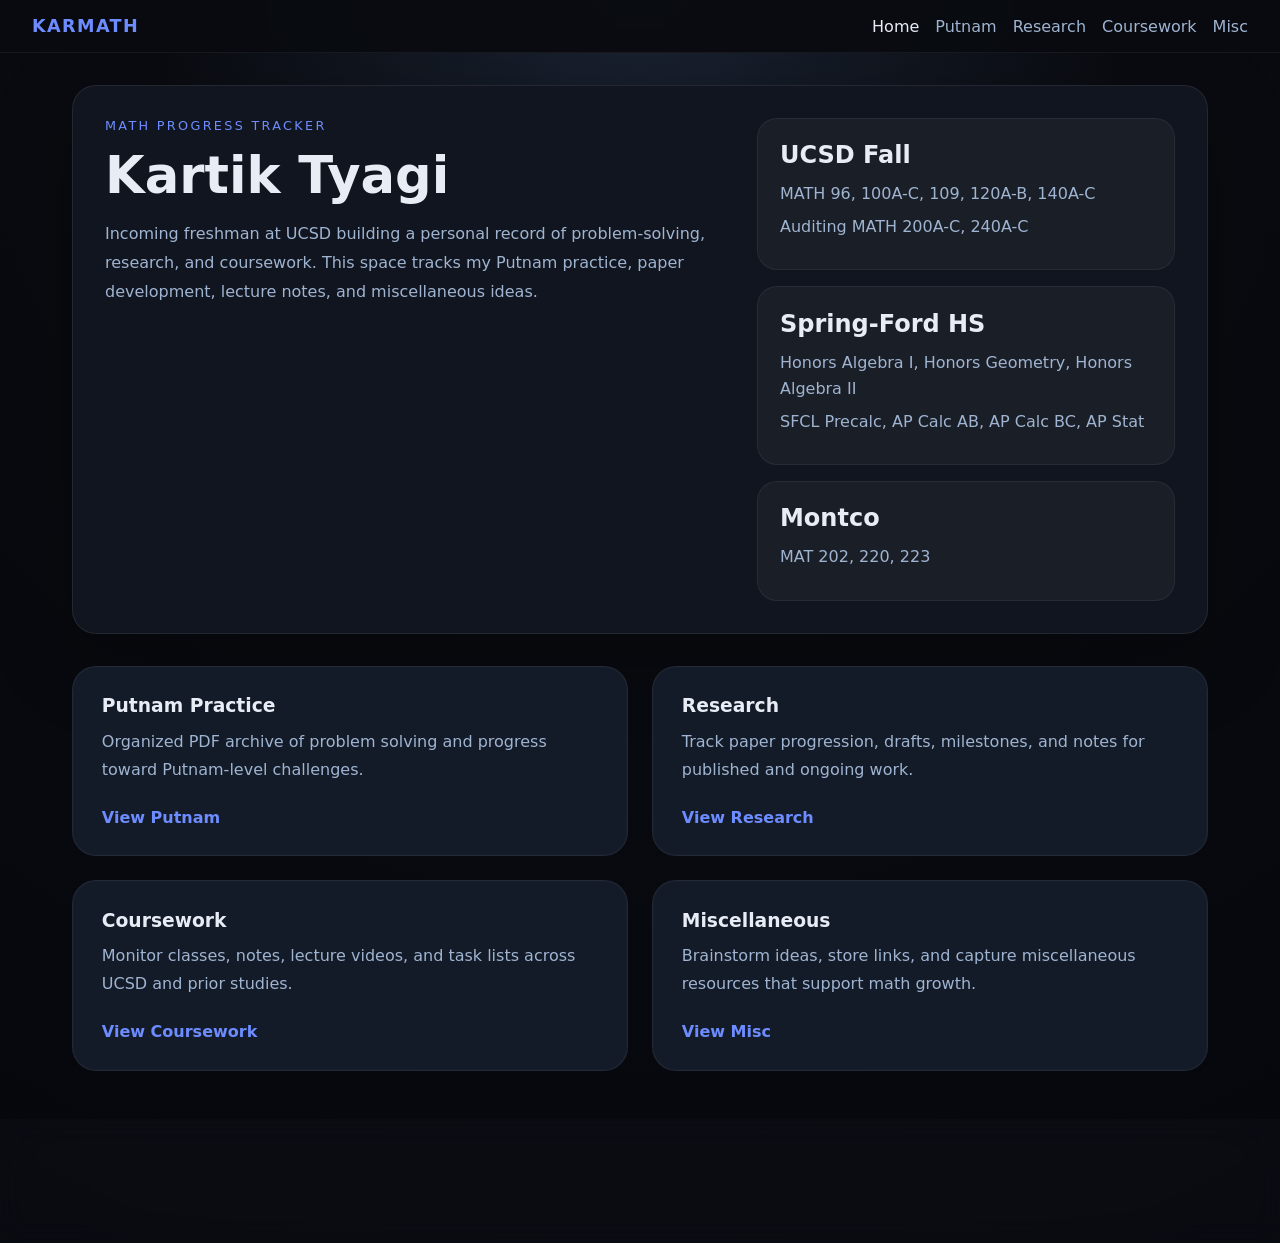
<file: index.html>
<!DOCTYPE html>
<html lang="en">
<head>
  <meta charset="UTF-8" />
  <meta name="viewport" content="width=device-width, initial-scale=1.0" />
  <title>KarMath | Kartik Tyagi</title>
  <link rel="icon" type="image/x-icon" href="/favicon.png">
  <link rel="stylesheet" href="style.css" />
</head>
<body>
  <header class="topbar">
    <a href="index.html" class="brand">KarMath</a>
    <button class="menu-toggle" id="menuToggle" aria-label="Toggle navigation">
      <span></span><span></span><span></span>
    </button>
    <nav class="nav-wrap" id="mainNav">
      <a href="index.html" class="nav-link active">Home</a>
      <a href="putnam.html" class="nav-link">Putnam</a>
      <a href="research.html" class="nav-link">Research</a>
      <a href="coursework.html" class="nav-link">Coursework</a>
      <a href="misc.html" class="nav-link">Misc</a>
    </nav>
  </header>

  <main class="page-content">
    <section class="hero-card">
      <div class="hero-text">
        <p class="eyebrow">Math Progress Tracker</p>
        <h1>Kartik Tyagi</h1>
        <p class="hero-description">
          Incoming freshman at UCSD building a personal record of problem-solving, research, and coursework.
          This space tracks my Putnam practice, paper development, lecture notes, and miscellaneous ideas.
        </p>
      </div>
      <div class="hero-summary">
        <div class="summary-block">
          <h2>UCSD Fall</h2>
          <p>MATH 96, 100A-C, 109, 120A-B, 140A-C</p>
          <p>Auditing MATH 200A-C, 240A-C</p>
        </div>
        <div class="summary-block">
          <h2>Spring-Ford HS</h2>
          <p>Honors Algebra I, Honors Geometry, Honors Algebra II</p>
          <p>SFCL Precalc, AP Calc AB, AP Calc BC, AP Stat</p>
        </div>
        <div class="summary-block">
          <h2>Montco</h2>
          <p>MAT 202, 220, 223</p>
        </div>
      </div>
    </section>

    <section class="cards-grid">
      <article class="info-card">
        <h3>Putnam Practice</h3>
        <p>Organized PDF archive of problem solving and progress toward Putnam-level challenges.</p>
        <a href="putnam.html" class="card-link">View Putnam</a>
      </article>
      <article class="info-card">
        <h3>Research</h3>
        <p>Track paper progression, drafts, milestones, and notes for published and ongoing work.</p>
        <a href="research.html" class="card-link">View Research</a>
      </article>
      <article class="info-card">
        <h3>Coursework</h3>
        <p>Monitor classes, notes, lecture videos, and task lists across UCSD and prior studies.</p>
        <a href="coursework.html" class="card-link">View Coursework</a>
      </article>
      <article class="info-card">
        <h3>Miscellaneous</h3>
        <p>Brainstorm ideas, store links, and capture miscellaneous resources that support math growth.</p>
        <a href="misc.html" class="card-link">View Misc</a>
      </article>
    </section>
  </main>

  <footer class="site-footer">
    <p>© 2026 Kartik Tyagi · tyagikartik2080@gmail.com</p>
  </footer>

  <script src="script.js"></script>
</body>
</html>
</file>
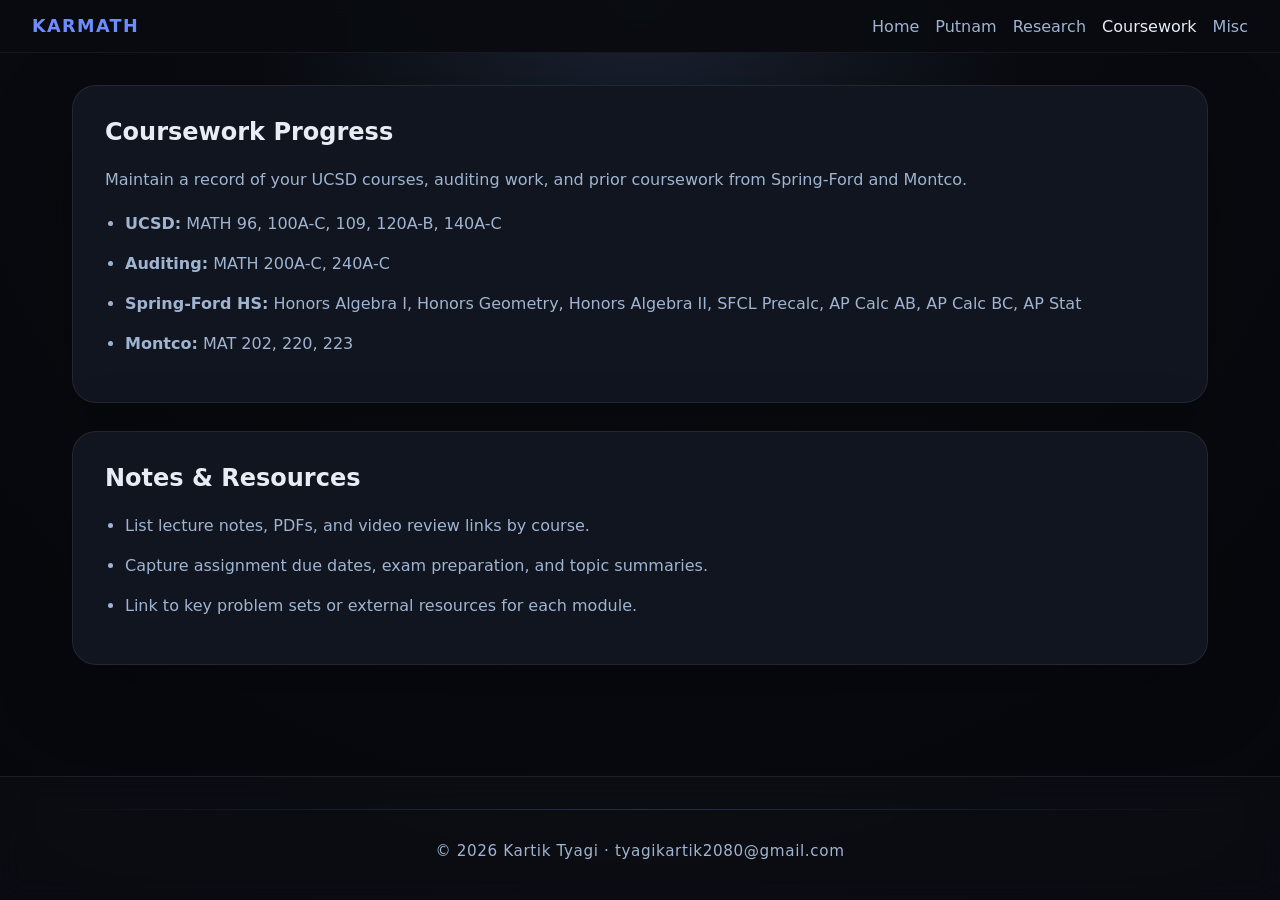
<file: coursework.html>
<!DOCTYPE html>
<html lang="en">
<head>
  <meta charset="UTF-8" />
  <meta name="viewport" content="width=device-width, initial-scale=1.0" />
  <title>KarMath | Coursework</title>
  <link rel="stylesheet" href="style.css" />
</head>
<body>
  <header class="topbar">
    <a href="index.html" class="brand">KarMath</a>
    <button class="menu-toggle" id="menuToggle" aria-label="Toggle navigation">
      <span></span><span></span><span></span>
    </button>
    <nav class="nav-wrap" id="mainNav">
      <a href="index.html" class="nav-link">Home</a>
      <a href="putnam.html" class="nav-link">Putnam</a>
      <a href="research.html" class="nav-link">Research</a>
      <a href="coursework.html" class="nav-link active">Coursework</a>
      <a href="misc.html" class="nav-link">Misc</a>
    </nav>
  </header>

  <main class="page-content">
    <section class="content-panel">
      <h2>Coursework Progress</h2>
      <p>Maintain a record of your UCSD courses, auditing work, and prior coursework from Spring-Ford and Montco.</p>
      <ul>
        <li><strong>UCSD:</strong> MATH 96, 100A-C, 109, 120A-B, 140A-C</li>
        <li><strong>Auditing:</strong> MATH 200A-C, 240A-C</li>
        <li><strong>Spring-Ford HS:</strong> Honors Algebra I, Honors Geometry, Honors Algebra II, SFCL Precalc, AP Calc AB, AP Calc BC, AP Stat</li>
        <li><strong>Montco:</strong> MAT 202, 220, 223</li>
      </ul>
    </section>

    <section class="content-panel">
      <h2>Notes & Resources</h2>
      <ul>
        <li>List lecture notes, PDFs, and video review links by course.</li>
        <li>Capture assignment due dates, exam preparation, and topic summaries.</li>
        <li>Link to key problem sets or external resources for each module.</li>
      </ul>
    </section>
  </main>

  <footer class="site-footer">
    <p>© 2026 Kartik Tyagi · tyagikartik2080@gmail.com</p>
  </footer>

  <script src="script.js"></script>
</body>
</html>
</file>
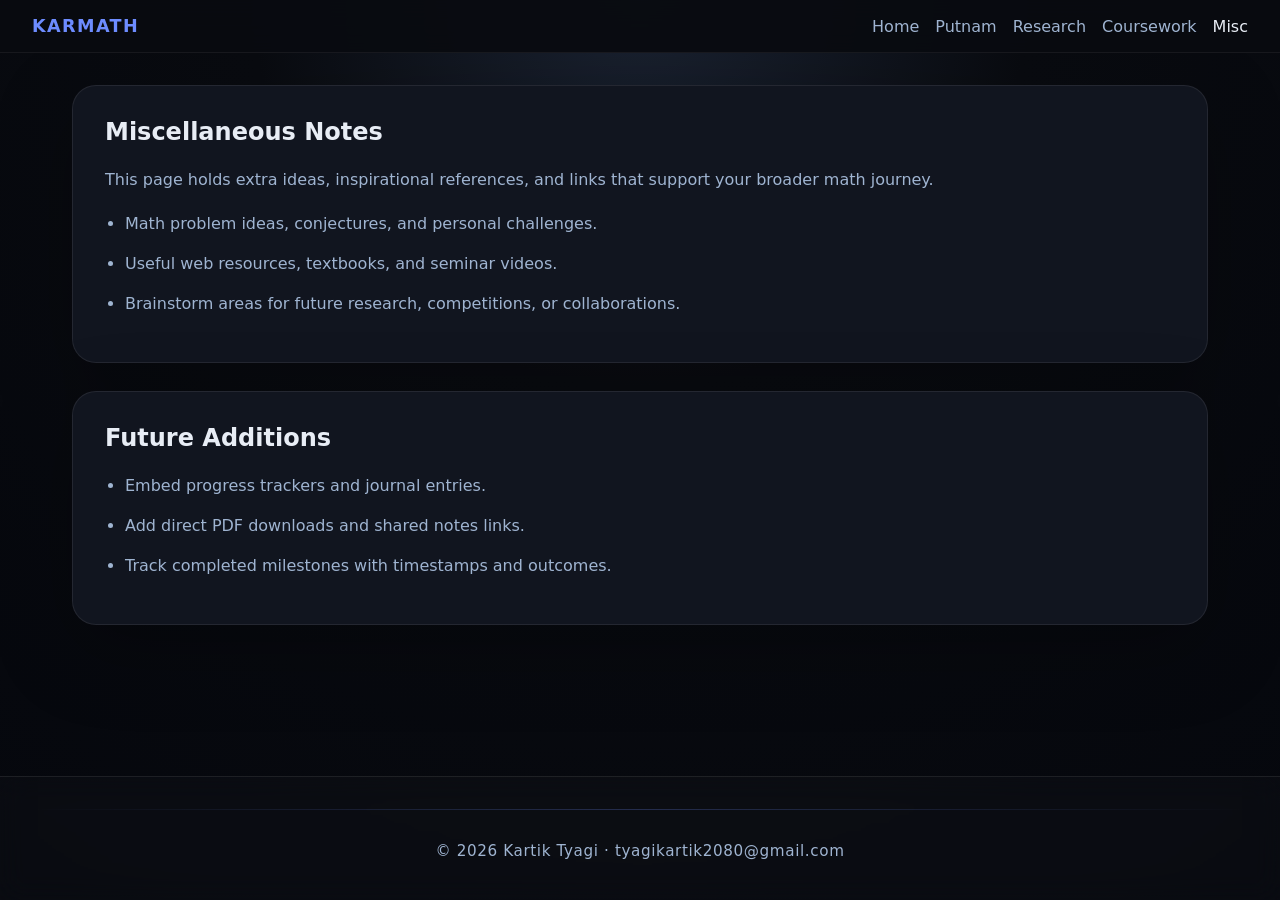
<file: misc.html>
<!DOCTYPE html>
<html lang="en">
<head>
  <meta charset="UTF-8" />
  <meta name="viewport" content="width=device-width, initial-scale=1.0" />
  <title>KarMath | Miscellaneous</title>
  <link rel="stylesheet" href="style.css" />
</head>
<body>
  <header class="topbar">
    <a href="index.html" class="brand">KarMath</a>
    <button class="menu-toggle" id="menuToggle" aria-label="Toggle navigation">
      <span></span><span></span><span></span>
    </button>
    <nav class="nav-wrap" id="mainNav">
      <a href="index.html" class="nav-link">Home</a>
      <a href="putnam.html" class="nav-link">Putnam</a>
      <a href="research.html" class="nav-link">Research</a>
      <a href="coursework.html" class="nav-link">Coursework</a>
      <a href="misc.html" class="nav-link active">Misc</a>
    </nav>
  </header>

  <main class="page-content">
    <section class="content-panel">
      <h2>Miscellaneous Notes</h2>
      <p>This page holds extra ideas, inspirational references, and links that support your broader math journey.</p>
      <ul>
        <li>Math problem ideas, conjectures, and personal challenges.</li>
        <li>Useful web resources, textbooks, and seminar videos.</li>
        <li>Brainstorm areas for future research, competitions, or collaborations.</li>
      </ul>
    </section>

    <section class="content-panel">
      <h2>Future Additions</h2>
      <ul>
        <li>Embed progress trackers and journal entries.</li>
        <li>Add direct PDF downloads and shared notes links.</li>
        <li>Track completed milestones with timestamps and outcomes.</li>
      </ul>
    </section>
  </main>

  <footer class="site-footer">
    <p>© 2026 Kartik Tyagi · tyagikartik2080@gmail.com</p>
  </footer>

  <script src="script.js"></script>
</body>
</html>
</file>
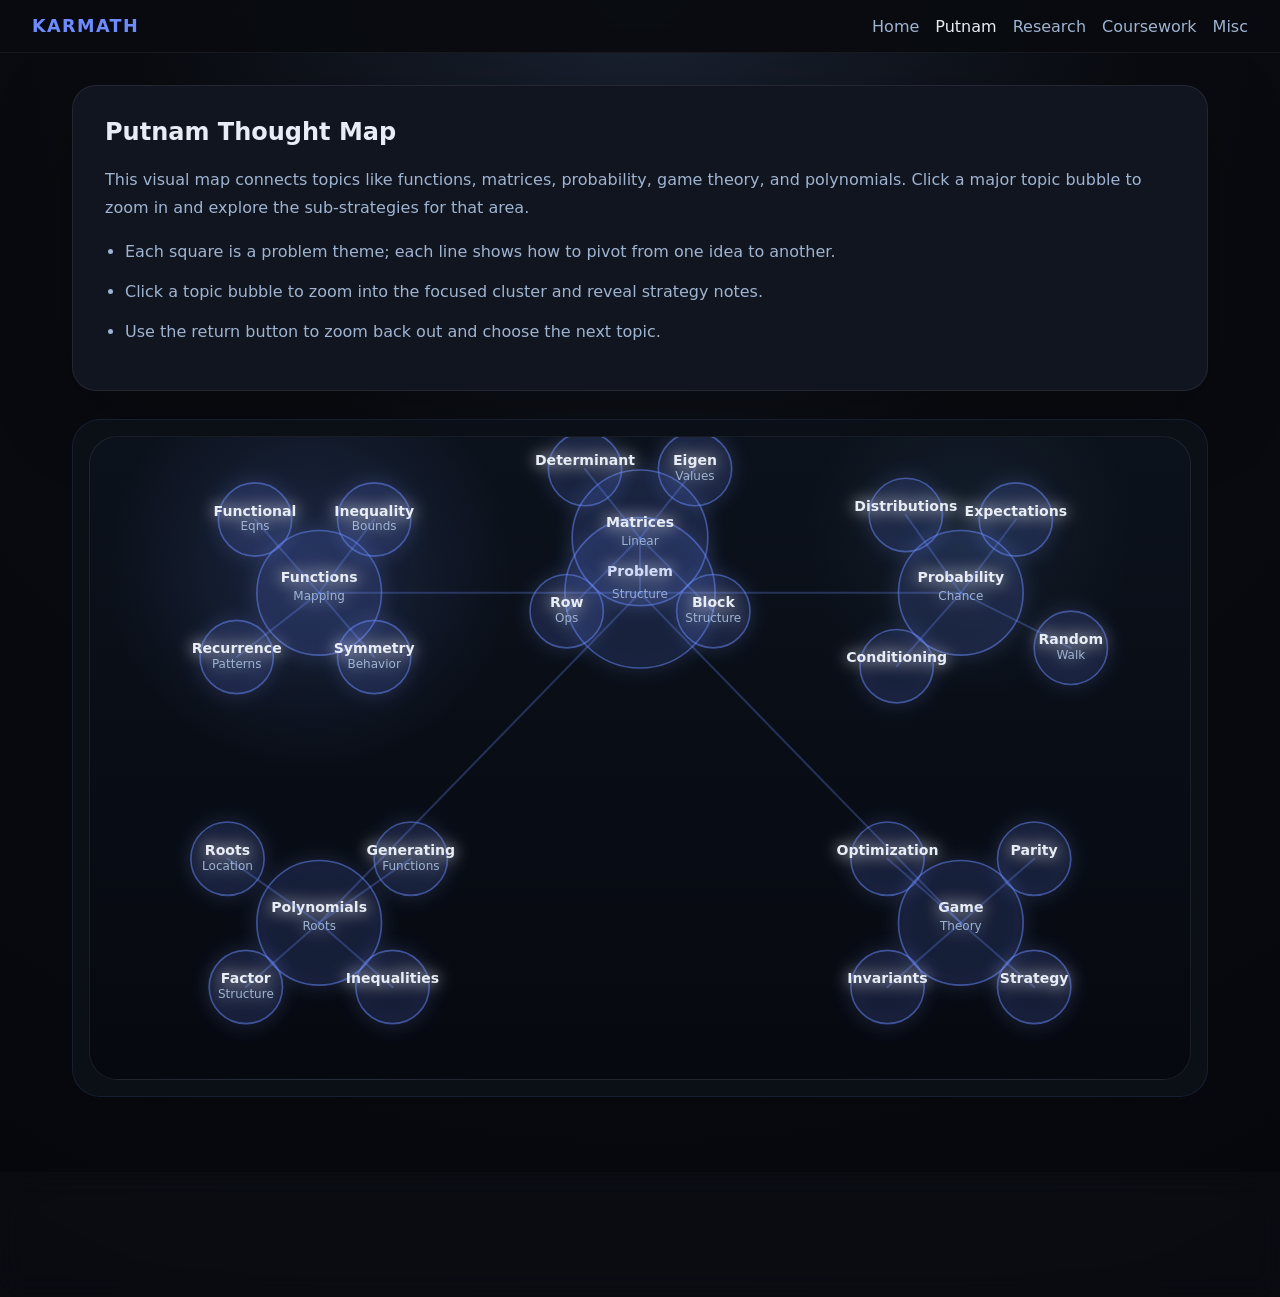
<file: putnam-map.html>
<!DOCTYPE html>
<html lang="en">
<head>
  <meta charset="UTF-8" />
  <meta name="viewport" content="width=device-width, initial-scale=1.0" />
  <title>KarMath | Putnam Thought Map</title>
  <link rel="stylesheet" href="style.css" />
</head>
<body>
  <header class="topbar">
    <a href="index.html" class="brand">KarMath</a>
    <button class="menu-toggle" id="menuToggle" aria-label="Toggle navigation">
      <span></span><span></span><span></span>
    </button>
    <nav class="nav-wrap" id="mainNav">
      <a href="index.html" class="nav-link">Home</a>
      <a href="putnam.html" class="nav-link">Putnam</a>
      <a href="research.html" class="nav-link">Research</a>
      <a href="coursework.html" class="nav-link">Coursework</a>
      <a href="misc.html" class="nav-link">Misc</a>
    </nav>
  </header>

  <main class="page-content">
    <section class="content-panel">
      <h2>Putnam Thought Map</h2>
      <p>This visual map connects topics like functions, matrices, probability, game theory, and polynomials. Click a major topic bubble to zoom in and explore the sub-strategies for that area.</p>
      <ul>
        <li>Each square is a problem theme; each line shows how to pivot from one idea to another.</li>
        <li>Click a topic bubble to zoom into the focused cluster and reveal strategy notes.</li>
        <li>Use the return button to zoom back out and choose the next topic.</li>
      </ul>
    </section>

    <section class="thought-map-container">
      <div class="map-shell">
        <svg class="thought-map" viewBox="0 0 1200 700" preserveAspectRatio="xMidYMid meet" aria-label="Putnam thought map">
          <defs>
            <filter id="glow" x="-25%" y="-25%" width="150%" height="150%">
              <feGaussianBlur stdDeviation="8" result="coloredBlur" />
              <feMerge>
                <feMergeNode in="coloredBlur" />
                <feMergeNode in="SourceGraphic" />
              </feMerge>
            </feMerge>
          </defs>

          <!-- Central problem hub -->
          <line class="link" x1="600" y1="170" x2="250" y2="170" />
          <line class="link" x1="600" y1="170" x2="600" y2="110" />
          <line class="link" x1="600" y1="170" x2="950" y2="170" />
          <line class="link" x1="600" y1="170" x2="250" y2="530" />
          <line class="link" x1="600" y1="170" x2="950" y2="530" />

          <g class="node" filter="url(#glow)">
            <circle class="node-circle" cx="600" cy="170" r="82" />
            <text class="node-text" x="600" y="152" text-anchor="middle">Problem</text>
            <text class="node-label" x="600" y="176" text-anchor="middle">Structure</text>
          </g>

          <!-- Functions -->
          <g class="node topic-node" data-topic="functions" data-cx="250" data-cy="170" filter="url(#glow)">
            <circle class="node-circle" cx="250" cy="170" r="68" />
            <text class="node-text" x="250" y="158" text-anchor="middle">Functions</text>
            <text class="node-label" x="250" y="178" text-anchor="middle">Mapping</text>
          </g>
          <line class="link" x1="250" y1="170" x2="180" y2="90" />
          <line class="link" x1="250" y1="170" x2="160" y2="240" />
          <line class="link" x1="250" y1="170" x2="310" y2="90" />
          <line class="link" x1="250" y1="170" x2="310" y2="240" />
          <g class="node" filter="url(#glow)">
            <circle class="node-circle" cx="180" cy="90" r="40" />
            <text class="node-text" x="180" y="86" text-anchor="middle">Functional</text>
            <text class="node-label" x="180" y="102" text-anchor="middle">Eqns</text>
          </g>
          <g class="node" filter="url(#glow)">
            <circle class="node-circle" cx="160" cy="240" r="40" />
            <text class="node-text" x="160" y="236" text-anchor="middle">Recurrence</text>
            <text class="node-label" x="160" y="252" text-anchor="middle">Patterns</text>
          </g>
          <g class="node" filter="url(#glow)">
            <circle class="node-circle" cx="310" cy="90" r="40" />
            <text class="node-text" x="310" y="86" text-anchor="middle">Inequality</text>
            <text class="node-label" x="310" y="102" text-anchor="middle">Bounds</text>
          </g>
          <g class="node" filter="url(#glow)">
            <circle class="node-circle" cx="310" cy="240" r="40" />
            <text class="node-text" x="310" y="236" text-anchor="middle">Symmetry</text>
            <text class="node-label" x="310" y="252" text-anchor="middle">Behavior</text>
          </g>

          <!-- Matrices -->
          <g class="node topic-node" data-topic="matrices" data-cx="600" data-cy="110" filter="url(#glow)">
            <circle class="node-circle" cx="600" cy="110" r="74" />
            <text class="node-text" x="600" y="98" text-anchor="middle">Matrices</text>
            <text class="node-label" x="600" y="118" text-anchor="middle">Linear</text>
          </g>
          <line class="link" x1="600" y1="110" x2="540" y2="35" />
          <line class="link" x1="600" y1="110" x2="660" y2="35" />
          <line class="link" x1="600" y1="110" x2="520" y2="190" />
          <line class="link" x1="600" y1="110" x2="680" y2="190" />
          <g class="node" filter="url(#glow)">
            <circle class="node-circle" cx="540" cy="35" r="40" />
            <text class="node-text" x="540" y="31" text-anchor="middle">Determinant</text>
          </g>
          <g class="node" filter="url(#glow)">
            <circle class="node-circle" cx="660" cy="35" r="40" />
            <text class="node-text" x="660" y="31" text-anchor="middle">Eigen</text>
            <text class="node-label" x="660" y="47" text-anchor="middle">Values</text>
          </g>
          <g class="node" filter="url(#glow)">
            <circle class="node-circle" cx="520" cy="190" r="40" />
            <text class="node-text" x="520" y="186" text-anchor="middle">Row</text>
            <text class="node-label" x="520" y="202" text-anchor="middle">Ops</text>
          </g>
          <g class="node" filter="url(#glow)">
            <circle class="node-circle" cx="680" cy="190" r="40" />
            <text class="node-text" x="680" y="186" text-anchor="middle">Block</text>
            <text class="node-label" x="680" y="202" text-anchor="middle">Structure</text>
          </g>

          <!-- Probability -->
          <g class="node topic-node" data-topic="probability" data-cx="950" data-cy="170" filter="url(#glow)">
            <circle class="node-circle" cx="950" cy="170" r="68" />
            <text class="node-text" x="950" y="158" text-anchor="middle">Probability</text>
            <text class="node-label" x="950" y="178" text-anchor="middle">Chance</text>
          </g>
          <line class="link" x1="950" y1="170" x2="1010" y2="90" />
          <line class="link" x1="950" y1="170" x2="1070" y2="230" />
          <line class="link" x1="950" y1="170" x2="880" y2="250" />
          <line class="link" x1="950" y1="170" x2="890" y2="85" />
          <g class="node" filter="url(#glow)">
            <circle class="node-circle" cx="1010" cy="90" r="40" />
            <text class="node-text" x="1010" y="86" text-anchor="middle">Expectations</text>
          </g>
          <g class="node" filter="url(#glow)">
            <circle class="node-circle" cx="1070" cy="230" r="40" />
            <text class="node-text" x="1070" y="226" text-anchor="middle">Random</text>
            <text class="node-label" x="1070" y="242" text-anchor="middle">Walk</text>
          </g>
          <g class="node" filter="url(#glow)">
            <circle class="node-circle" cx="880" cy="250" r="40" />
            <text class="node-text" x="880" y="246" text-anchor="middle">Conditioning</text>
          </g>
          <g class="node" filter="url(#glow)">
            <circle class="node-circle" cx="890" cy="85" r="40" />
            <text class="node-text" x="890" y="81" text-anchor="middle">Distributions</text>
          </g>

          <!-- Polynomials -->
          <g class="node topic-node" data-topic="polynomials" data-cx="250" data-cy="530" filter="url(#glow)">
            <circle class="node-circle" cx="250" cy="530" r="68" />
            <text class="node-text" x="250" y="518" text-anchor="middle">Polynomials</text>
            <text class="node-label" x="250" y="538" text-anchor="middle">Roots</text>
          </g>
          <line class="link" x1="250" y1="530" x2="170" y2="600" />
          <line class="link" x1="250" y1="530" x2="330" y2="600" />
          <line class="link" x1="250" y1="530" x2="150" y2="460" />
          <line class="link" x1="250" y1="530" x2="350" y2="460" />
          <g class="node" filter="url(#glow)">
            <circle class="node-circle" cx="170" cy="600" r="40" />
            <text class="node-text" x="170" y="596" text-anchor="middle">Factor</text>
            <text class="node-label" x="170" y="612" text-anchor="middle">Structure</text>
          </g>
          <g class="node" filter="url(#glow)">
            <circle class="node-circle" cx="330" cy="600" r="40" />
            <text class="node-text" x="330" y="596" text-anchor="middle">Inequalities</text>
          </g>
          <g class="node" filter="url(#glow)">
            <circle class="node-circle" cx="150" cy="460" r="40" />
            <text class="node-text" x="150" y="456" text-anchor="middle">Roots</text>
            <text class="node-label" x="150" y="472" text-anchor="middle">Location</text>
          </g>
          <g class="node" filter="url(#glow)">
            <circle class="node-circle" cx="350" cy="460" r="40" />
            <text class="node-text" x="350" y="456" text-anchor="middle">Generating</text>
            <text class="node-label" x="350" y="472" text-anchor="middle">Functions</text>
          </g>

          <!-- Game Theory -->
          <g class="node topic-node" data-topic="game-theory" data-cx="950" data-cy="530" filter="url(#glow)">
            <circle class="node-circle" cx="950" cy="530" r="68" />
            <text class="node-text" x="950" y="518" text-anchor="middle">Game</text>
            <text class="node-label" x="950" y="538" text-anchor="middle">Theory</text>
          </g>
          <line class="link" x1="950" y1="530" x2="1030" y2="600" />
          <line class="link" x1="950" y1="530" x2="870" y2="600" />
          <line class="link" x1="950" y1="530" x2="1030" y2="460" />
          <line class="link" x1="950" y1="530" x2="870" y2="460" />
          <g class="node" filter="url(#glow)">
            <circle class="node-circle" cx="1030" cy="600" r="40" />
            <text class="node-text" x="1030" y="596" text-anchor="middle">Strategy</text>
          </g>
          <g class="node" filter="url(#glow)">
            <circle class="node-circle" cx="870" cy="600" r="40" />
            <text class="node-text" x="870" y="596" text-anchor="middle">Invariants</text>
          </g>
          <g class="node" filter="url(#glow)">
            <circle class="node-circle" cx="1030" cy="460" r="40" />
            <text class="node-text" x="1030" y="456" text-anchor="middle">Parity</text>
          </g>
          <g class="node" filter="url(#glow)">
            <circle class="node-circle" cx="870" cy="460" r="40" />
            <text class="node-text" x="870" y="456" text-anchor="middle">Optimization</text>
          </g>
        </svg>
      </div>

      <div class="topic-detail" data-topic="functions">
        <div class="topic-detail-panel">
          <h3>Functions</h3>
          <p>Functions are often the gateway to advanced Putnam strategies: look for substitution, domain restriction, symmetry, and functional equations.</p>
          <ul>
            <li>Check if the problem suggests an additive or multiplicative identity.</li>
            <li>Search for invariants under argument transformation.</li>
            <li>Use substitution to reduce structure to polynomials or inequalities.</li>
          </ul>
          <a class="back-button" href="#" id="backFromFunctions">Return to main map</a>
        </div>
      </div>

      <div class="topic-detail" data-topic="matrices">
        <div class="topic-detail-panel">
          <h3>Matrices</h3>
          <p>Matrix-related problems often pivot through determinant identities, row operations, eigenvalues, and block decompositions.</p>
          <ul>
            <li>Use row reduction carefully and track determinant sign changes.</li>
            <li>Look for block structure that simplifies to smaller determinants.</li>
            <li>Apply eigenvalue or trace concepts when the matrix is symmetric or has a special form.</li>
          </ul>
          <a class="back-button" href="#" id="backFromMatrices">Return to main map</a>
        </div>
      </div>

      <div class="topic-detail" data-topic="probability">
        <div class="topic-detail-panel">
          <h3>Probability</h3>
          <p>Probability problems reward precise expectation calculations, conditioning, and random process intuition.</p>
          <ul>
            <li>Translate the problem into states and transitions when possible.</li>
            <li>Use linearity of expectation even if events are dependent.</li>
            <li>Consider coupling, symmetry, and standard distributions for bounds.</li>
          </ul>
          <a class="back-button" href="#" id="backFromProbability">Return to main map</a>
        </div>
      </div>

      <div class="topic-detail" data-topic="polynomials">
        <div class="topic-detail-panel">
          <h3>Polynomials</h3>
          <p>Polynomials appear in many Putnam settings through root placement, factorization, and generating function techniques.</p>
          <ul>
            <li>Look for behavior at large values and root constraints.</li>
            <li>Use polynomial inequalities and factorization to control sign.</li>
            <li>Apply generating functions to count coefficients or combinatorial quantities.</li>
          </ul>
          <a class="back-button" href="#" id="backFromPolynomials">Return to main map</a>
        </div>
      </div>

      <div class="topic-detail" data-topic="game-theory">
        <div class="topic-detail-panel">
          <h3>Game Theory</h3>
          <p>Game theory problems often reduce to invariants, strategic parity, and optimization of moves.</p>
          <ul>
            <li>Model the problem as alternating turns or state changes.</li>
            <li>Find invariant quantities that remain constant through moves.</li>
            <li>Optimize by working backward from terminal positions.</li>
          </ul>
          <a class="back-button" href="#" id="backFromGameTheory">Return to main map</a>
        </div>
      </div>
    </section>
  </main>

  <footer class="site-footer">
    <p>© 2026 Kartik Tyagi · tyagikartik2080@gmail.com</p>
  </footer>

  <script src="script.js"></script>
</body>
</html>
</file>
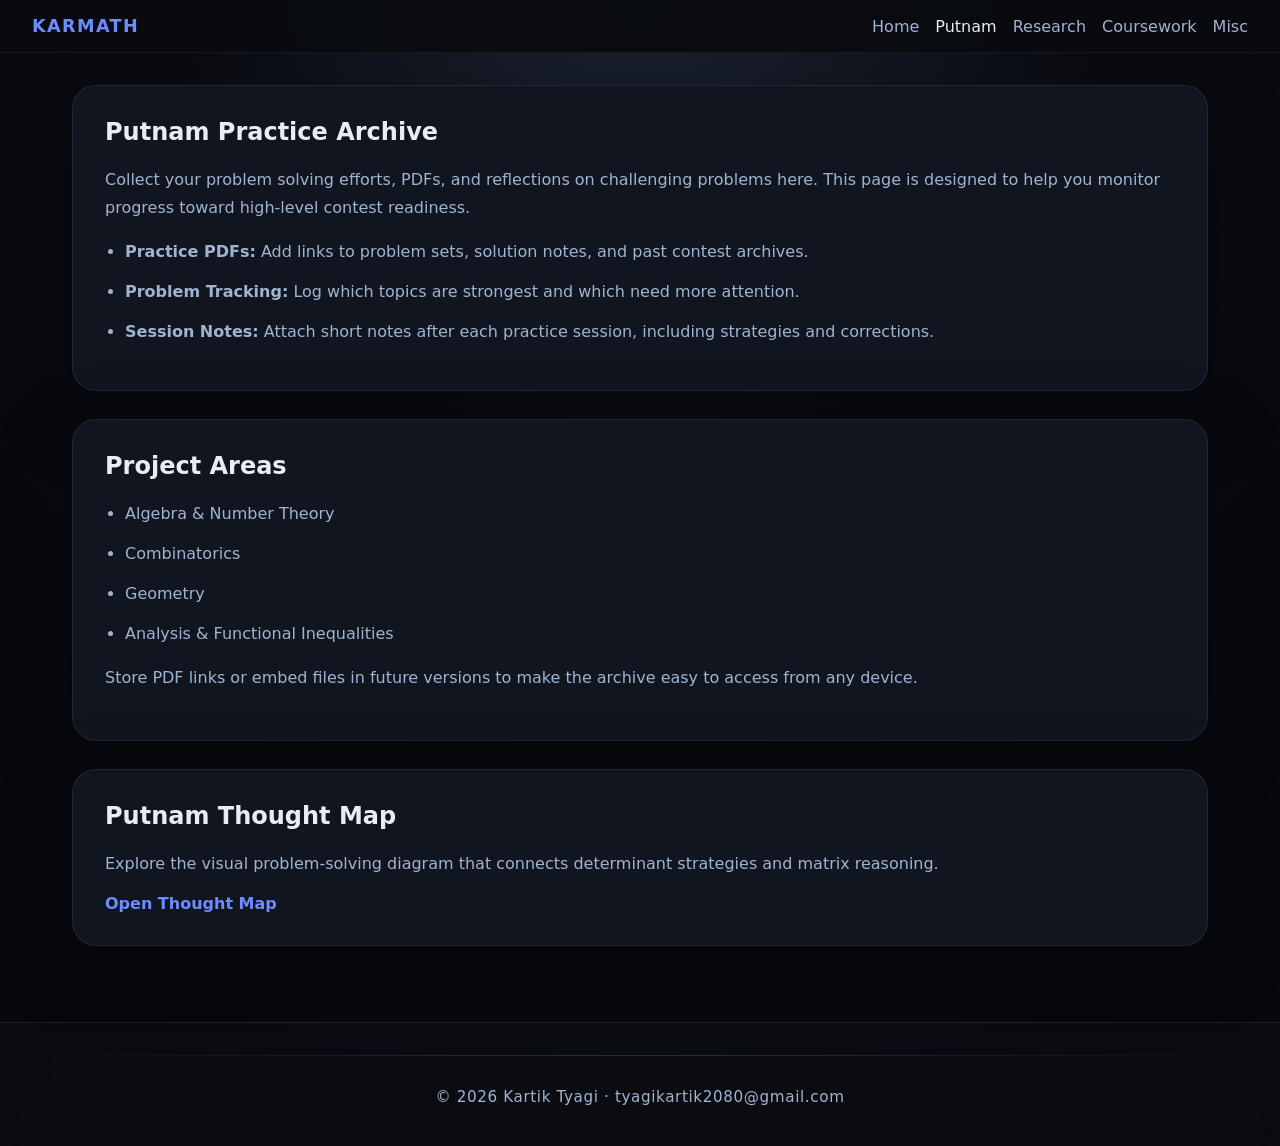
<file: putnam.html>
<!DOCTYPE html>
<html lang="en">
<head>
  <meta charset="UTF-8" />
  <meta name="viewport" content="width=device-width, initial-scale=1.0" />
  <title>KarMath | Putnam Practice</title>
  <link rel="stylesheet" href="style.css" />
</head>
<body>
  <header class="topbar">
    <a href="index.html" class="brand">KarMath</a>
    <button class="menu-toggle" id="menuToggle" aria-label="Toggle navigation">
      <span></span><span></span><span></span>
    </button>
    <nav class="nav-wrap" id="mainNav">
      <a href="index.html" class="nav-link">Home</a>
      <a href="putnam.html" class="nav-link active">Putnam</a>
      <a href="research.html" class="nav-link">Research</a>
      <a href="coursework.html" class="nav-link">Coursework</a>
      <a href="misc.html" class="nav-link">Misc</a>
    </nav>
  </header>

  <main class="page-content">
    <section class="content-panel">
      <h2>Putnam Practice Archive</h2>
      <p>Collect your problem solving efforts, PDFs, and reflections on challenging problems here. This page is designed to help you monitor progress toward high-level contest readiness.</p>
      <ul>
        <li><strong>Practice PDFs:</strong> Add links to problem sets, solution notes, and past contest archives.</li>
        <li><strong>Problem Tracking:</strong> Log which topics are strongest and which need more attention.</li>
        <li><strong>Session Notes:</strong> Attach short notes after each practice session, including strategies and corrections.</li>
      </ul>
    </section>

    <section class="content-panel">
      <h2>Project Areas</h2>
      <ul>
        <li>Algebra & Number Theory</li>
        <li>Combinatorics</li>
        <li>Geometry</li>
        <li>Analysis & Functional Inequalities</li>
      </ul>
      <p>Store PDF links or embed files in future versions to make the archive easy to access from any device.</p>
    </section>

    <section class="content-panel">
      <h2>Putnam Thought Map</h2>
      <p>Explore the visual problem-solving diagram that connects determinant strategies and matrix reasoning.</p>
      <a href="putnam-map.html" class="card-link">Open Thought Map</a>
    </section>
  </main>

  <footer class="site-footer">
    <p>© 2026 Kartik Tyagi · tyagikartik2080@gmail.com</p>
  </footer>

  <script src="script.js"></script>
</body>
</html>
</file>
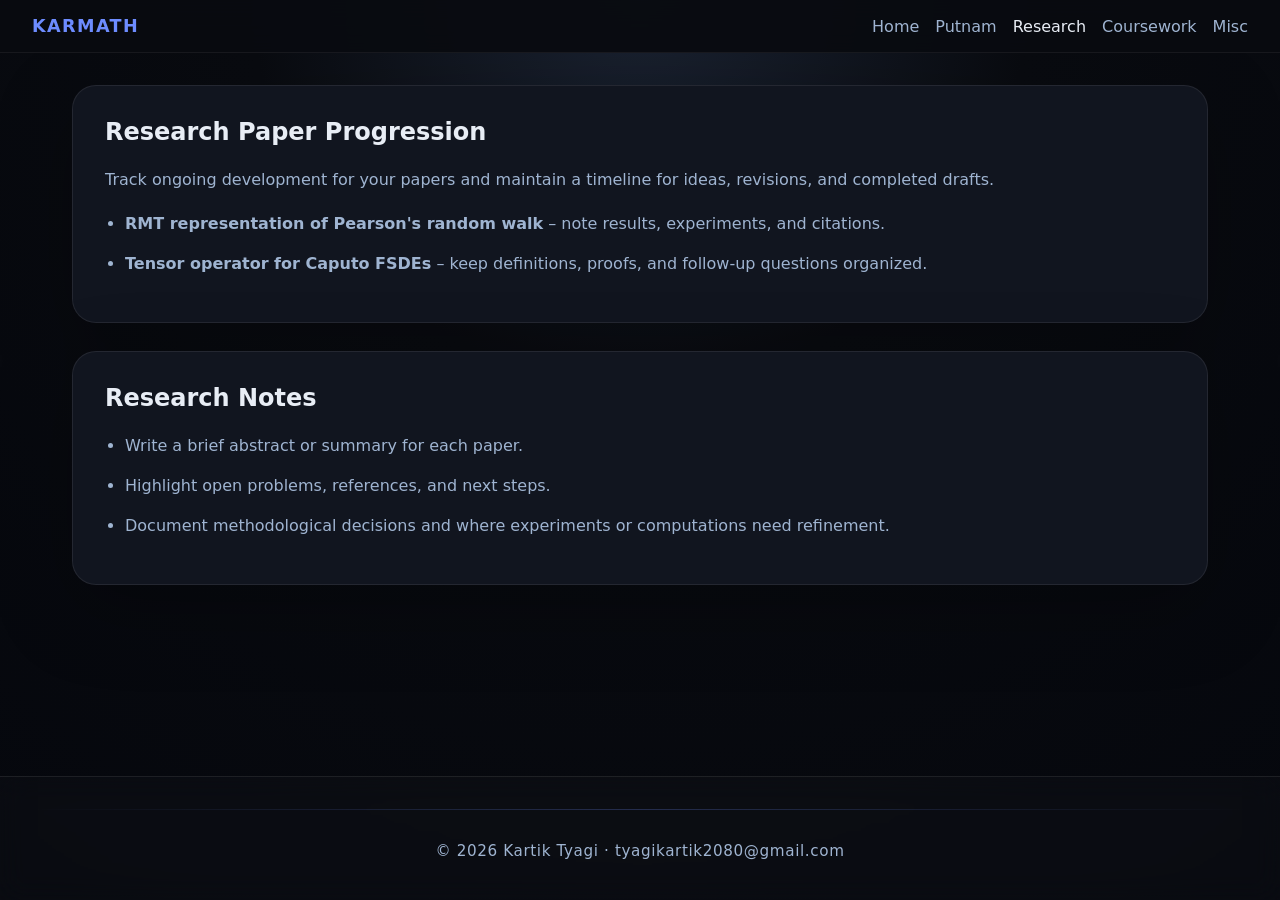
<file: research.html>
<!DOCTYPE html>
<html lang="en">
<head>
  <meta charset="UTF-8" />
  <meta name="viewport" content="width=device-width, initial-scale=1.0" />
  <title>KarMath | Research Progress</title>
  <link rel="stylesheet" href="style.css" />
</head>
<body>
  <header class="topbar">
    <a href="index.html" class="brand">KarMath</a>
    <button class="menu-toggle" id="menuToggle" aria-label="Toggle navigation">
      <span></span><span></span><span></span>
    </button>
    <nav class="nav-wrap" id="mainNav">
      <a href="index.html" class="nav-link">Home</a>
      <a href="putnam.html" class="nav-link">Putnam</a>
      <a href="research.html" class="nav-link active">Research</a>
      <a href="coursework.html" class="nav-link">Coursework</a>
      <a href="misc.html" class="nav-link">Misc</a>
    </nav>
  </header>

  <main class="page-content">
    <section class="content-panel">
      <h2>Research Paper Progression</h2>
      <p>Track ongoing development for your papers and maintain a timeline for ideas, revisions, and completed drafts.</p>
      <ul>
        <li><strong>RMT representation of Pearson's random walk</strong> – note results, experiments, and citations.</li>
        <li><strong>Tensor operator for Caputo FSDEs</strong> – keep definitions, proofs, and follow-up questions organized.</li>
      </ul>
    </section>

    <section class="content-panel">
      <h2>Research Notes</h2>
      <ul>
        <li>Write a brief abstract or summary for each paper.</li>
        <li>Highlight open problems, references, and next steps.</li>
        <li>Document methodological decisions and where experiments or computations need refinement.</li>
      </ul>
    </section>
  </main>

  <footer class="site-footer">
    <p>© 2026 Kartik Tyagi · tyagikartik2080@gmail.com</p>
  </footer>

  <script src="script.js"></script>
</body>
</html>
</file>
<file: style.css>
:root {
  color-scheme: dark;
  --bg: #090b10;
  --panel: #11151f;
  --panel-strong: #141b28;
  --text: #e8edf5;
  --subtext: #9fb4d1;
  --accent: #6d8cff;
  --accent-soft: rgba(109, 140, 255, 0.18);
  --border: rgba(255, 255, 255, 0.08);
  --shadow: 0 24px 80px rgba(0, 0, 0, 0.25);
}

* {
  box-sizing: border-box;
}

html, body {
  margin: 0;
  padding: 0;
  min-height: 100%;
  font-family: Inter, ui-sans-serif, system-ui, -apple-system, BlinkMacSystemFont, "Segoe UI", sans-serif;
  background: radial-gradient(circle at top, #1a2231 0%, #090b10 35%, #05070d 100%);
  color: var(--text);
}

body {
  display: flex;
  flex-direction: column;
  min-height: 100vh;
  position: relative;
  overflow-x: hidden;
}

body::before {
  content: "";
  position: fixed;
  inset: 0;
  pointer-events: none;
  background-image:
    linear-gradient(rgba(255, 255, 255, 0.04) 1px, transparent 1px),
    linear-gradient(90deg, rgba(255, 255, 255, 0.04) 1px, transparent 1px);
  background-size: 120px 120px;
  opacity: 0.14;
  z-index: 0;
  animation: gridDrift 24s linear infinite;
}

body::after {
  content: "";
  position: fixed;
  inset: 0;
  pointer-events: none;
  background-image: radial-gradient(circle, rgba(255, 255, 255, 0.06) 1px, transparent 1px);
  background-size: 16px 16px;
  opacity: 0.06;
  z-index: 0;
}

.topbar {
  width: 100%;
  display: flex;
  align-items: center;
  justify-content: space-between;
  padding: 1rem 2rem;
  position: sticky;
  top: 0;
  background: rgba(9, 11, 16, 0.94);
  backdrop-filter: blur(18px);
  border-bottom: 1px solid rgba(255, 255, 255, 0.06);
  z-index: 20;
}

.brand {
  display: inline-flex;
  font-size: 1.1rem;
  font-weight: 700;
  letter-spacing: 0.08em;
  text-transform: uppercase;
  color: var(--accent);
  text-decoration: none;
  transition: transform 0.2s ease, color 0.2s ease;
}

.brand:hover {
  color: #8fa7ff;
  transform: scale(1.03);
}

.nav-wrap {
  display: flex;
  gap: 1rem;
  align-items: center;
}

.nav-link {
  color: var(--subtext);
  text-decoration: none;
  transition: color 0.45s ease;
}

.nav-link:hover,
.nav-link.active {
  color: var(--text);
}

.menu-toggle {
  display: none;
  border: none;
  background: transparent;
  cursor: pointer;
  padding: 0.5rem;
}

.menu-toggle span {
  display: block;
  width: 22px;
  height: 2px;
  margin: 4px 0;
  background: var(--text);
  border-radius: 999px;
}

.page-content {
  flex: 1;
  padding: 2rem 2rem 3rem;
  max-width: 1200px;
  width: 100%;
  margin: 0 auto;
}

.hero-card {
  display: grid;
  grid-template-columns: 1.5fr 1fr;
  gap: 1.5rem;
  background: var(--panel);
  border: 1px solid var(--border);
  box-shadow: var(--shadow);
  border-radius: 24px;
  padding: 2rem;
  margin-bottom: 2rem;
}

.eyebrow {
  margin: 0 0 1rem;
  color: var(--accent);
  text-transform: uppercase;
  letter-spacing: 0.18em;
  font-size: 0.8rem;
}

.hero-card h1 {
  margin: 0;
  font-size: clamp(2rem, 4vw, 3.6rem);
  line-height: 1.02;
}

.hero-description {
  margin: 1.2rem 0 0;
  max-width: 56rem;
  color: var(--subtext);
  line-height: 1.8;
}

.hero-summary {
  display: grid;
  gap: 1rem;
}

.summary-block {
  background: rgba(255, 255, 255, 0.04);
  border: 1px solid rgba(255, 255, 255, 0.06);
  padding: 1.4rem;
  border-radius: 20px;
}

.summary-block h2 {
  margin: 0 0 0.75rem;
  color: var(--text);
}

.summary-block p {
  margin: 0.4rem 0;
  color: var(--subtext);
  line-height: 1.65;
}

.cards-grid {
  display: grid;
  gap: 1.5rem;
  grid-template-columns: repeat(2, minmax(0, 1fr));
}

.info-card {
  background: var(--panel-strong);
  border: 1px solid rgba(255, 255, 255, 0.06);
  border-radius: 24px;
  padding: 1.8rem;
  box-shadow: inset 0 0 0 1px rgba(255, 255, 255, 0.01);
}

.info-card h3 {
  margin: 0 0 0.7rem;
  color: var(--text);
}

.info-card p {
  margin: 0 0 1.5rem;
  color: var(--subtext);
  line-height: 1.75;
}

.card-link {
  display: inline-flex;
  align-items: center;
  color: var(--accent);
  text-decoration: none;
  font-weight: 600;
  transition: color 0.45s ease, text-shadow 0.45s ease;
}

.card-link:hover {
  color: #9fb9ff;
  text-shadow: 0 0 10px rgba(109, 140, 255, 0.18);
  text-decoration: underline;
}

.site-footer {
  padding: 2rem 2rem 2.5rem;
  display: flex;
  flex-wrap: wrap;
  justify-content: center;
  gap: 1rem;
  color: var(--subtext);
  border-top: 1px solid rgba(255, 255, 255, 0.08);
  background: rgba(255, 255, 255, 0.02);
  backdrop-filter: blur(14px);
}

.site-footer p {
  margin: 0;
  font-size: 0.95rem;
  letter-spacing: 0.04em;
}

.site-footer::before {
  content: "";
  flex-basis: 100%;
  height: 1px;
  background: linear-gradient(90deg, transparent, rgba(109, 140, 255, 0.25), transparent);
  margin-bottom: 1rem;
}

@media (max-width: 860px) {
  .hero-card {
    grid-template-columns: 1fr;
  }
}

@media (max-width: 740px) {
  .topbar {
    flex-wrap: wrap;
    gap: 0.75rem;
  }

  .menu-toggle {
    display: inline-flex;
  }

  .nav-wrap {
    width: 100%;
    flex-direction: column;
    align-items: stretch;
    max-height: 0;
    overflow: hidden;
    transition: max-height 0.3s ease;
  }

  .nav-wrap.open {
    max-height: 240px;
  }

  .nav-link {
    padding: 0.75rem 0;
    border-top: 1px solid rgba(255, 255, 255, 0.05);
  }

  .cards-grid {
    grid-template-columns: 1fr;
  }

  .page-content {
    padding: 1.25rem;
  }
}

section.content-panel {
  background: var(--panel);
  border: 1px solid var(--border);
  border-radius: 24px;
  padding: 2rem;
  box-shadow: var(--shadow);
  margin-bottom: 1.75rem;
}

.content-panel h2 {
  margin-top: 0;
  color: var(--text);
}

.content-panel p,
.content-panel li {
  color: var(--subtext);
  line-height: 1.75;
}

.content-panel ul {
  padding-left: 1.25rem;
  margin: 1rem 0 0;
}

.content-panel li {
  margin-bottom: 0.75rem;
}

.content-panel a {
  color: var(--accent);
  text-decoration: none;
}

.content-panel a:hover {
  text-decoration: underline;
}
.hero-card,
.content-panel,
.info-card,
.thought-map-container {
  opacity: 0;
  animation: fadeInUp 0.8s ease both;
}

.info-card {
  transition: transform 0.25s ease, border-color 0.25s ease, box-shadow 0.25s ease;
}

.info-card:hover {
  transform: translateY(-4px);
  border-color: rgba(109, 140, 255, 0.18);
  box-shadow: 0 36px 120px rgba(0, 0, 0, 0.28);
}

.thought-map-container {
  background: rgba(12, 16, 24, 0.94);
  border: 1px solid rgba(109, 140, 255, 0.12);
  border-radius: 28px;
  padding: 1rem;
  overflow: hidden;
  margin-bottom: 1.75rem;
}

.map-shell {
  position: relative;
  width: 100%;
  min-height: 620px;
  border-radius: 28px;
  overflow: hidden;
  background: radial-gradient(circle at 20% 20%, rgba(109, 140, 255, 0.18), transparent 20%),
              radial-gradient(circle at 80% 15%, rgba(120, 190, 255, 0.08), transparent 16%),
              linear-gradient(180deg, rgba(12, 18, 28, 0.98), rgba(6, 9, 16, 0.98));
  border: 1px solid rgba(255, 255, 255, 0.08);
}

.thought-map {
  width: 100%;
  height: 100%;
  display: block;
}

.link {
  stroke: rgba(109, 140, 255, 0.28);
  stroke-width: 2.2;
  stroke-linecap: round;
}

.node-circle {
  fill: rgba(109, 140, 255, 0.08);
  stroke: rgba(109, 140, 255, 0.5);
  stroke-width: 1.8;
  filter: drop-shadow(0 0 20px rgba(109, 140, 255, 0.12));
}

.node:hover .node-circle {
  fill: rgba(109, 140, 255, 0.16);
}

.node {
  cursor: pointer;
  transition: transform 0.2s ease, filter 0.2s ease;
  transform-origin: center center;
  transform-box: fill-box;
}

.node:hover {
  transform: scale(1.05);
}

.node-text {
  fill: #e8edf5;
  font-size: 0.96rem;
  font-weight: 700;
}

.node-label {
  fill: var(--subtext);
  font-size: 0.82rem;
}

.thought-map {
  transition: transform 0.55s cubic-bezier(0.22, 1, 0.36, 1), opacity 0.5s ease;
  transform-origin: var(--zoom-origin-x, 50%) var(--zoom-origin-y, 50%);
}

.thought-map.zoomed {
  transform: scale(1.2);
}

.thought-map.zoomed .node:not(.topic-active) .node-circle,
.thought-map.zoomed .node:not(.topic-active) .node-text,
.thought-map.zoomed .node:not(.topic-active) .node-label,
.thought-map.zoomed .link {
  opacity: 0.22;
}

.topic-detail {
  opacity: 0;
  max-height: 0;
  overflow: hidden;
  transition: opacity 0.35s ease, max-height 0.35s ease;
}

.topic-detail.active {
  opacity: 1;
  max-height: 520px;
}

.topic-detail-panel {
  margin-top: 1.5rem;
  padding: 1.8rem;
  border-radius: 24px;
  background: rgba(255, 255, 255, 0.03);
  border: 1px solid rgba(109, 140, 255, 0.12);
}

.topic-detail-panel h3 {
  margin-top: 0;
  color: var(--text);
}

.topic-detail-panel ul {
  padding-left: 1.25rem;
  margin: 1rem 0 0;
}

.back-button {
  display: inline-flex;
  align-items: center;
  gap: 0.5rem;
  margin-top: 1.2rem;
  color: var(--accent);
  border: 1px solid rgba(109, 140, 255, 0.22);
  border-radius: 999px;
  padding: 0.75rem 1rem;
  text-decoration: none;
  transition: background 0.25s ease, color 0.25s ease;
}

.back-button:hover {
  background: rgba(109, 140, 255, 0.08);
  color: #c3d1ff;
}

@keyframes gridDrift {
  from {
    background-position: 0 0, 0 0;
  }
  to {
    background-position: 120px 120px, -120px -120px;
  }
}

@keyframes fadeInUp {
  from {
    opacity: 0;
    transform: translateY(20px);
  }
  to {
    opacity: 1;
    transform: translateY(0);
  }
}
</file>
